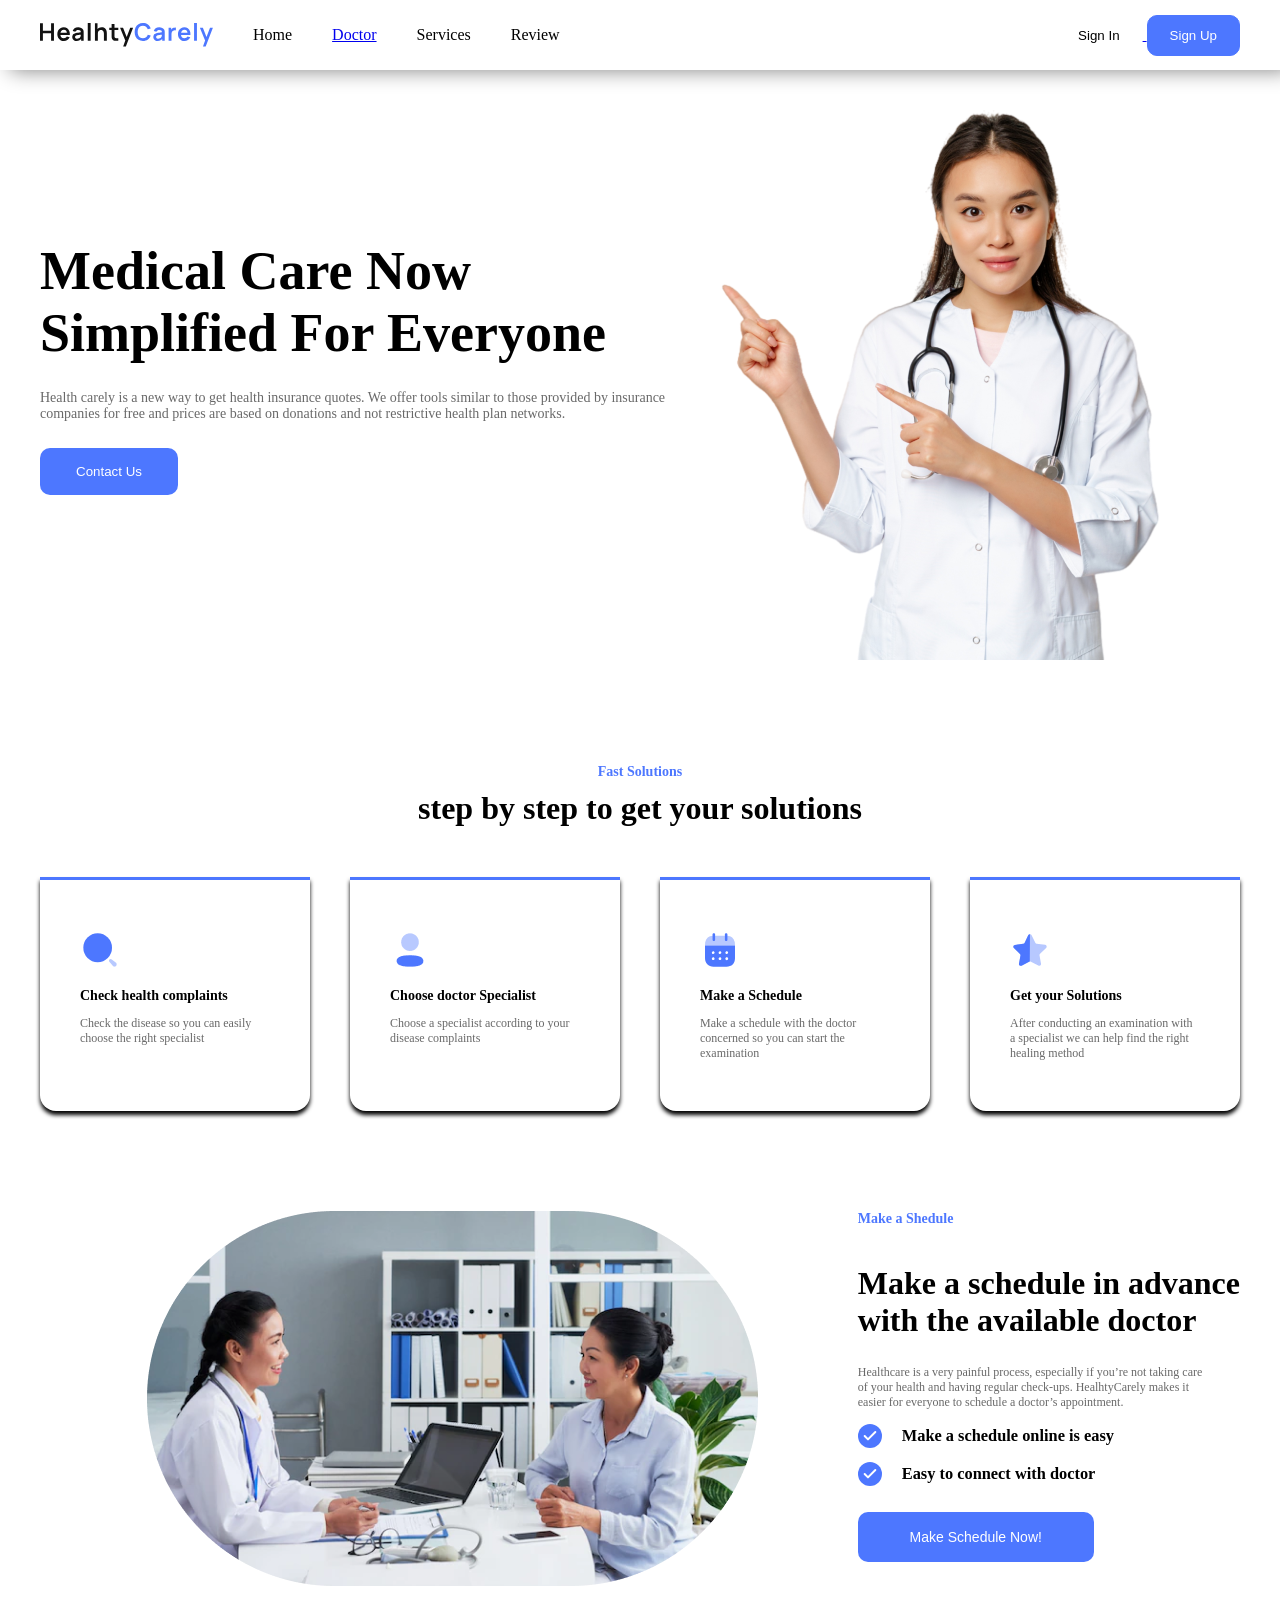
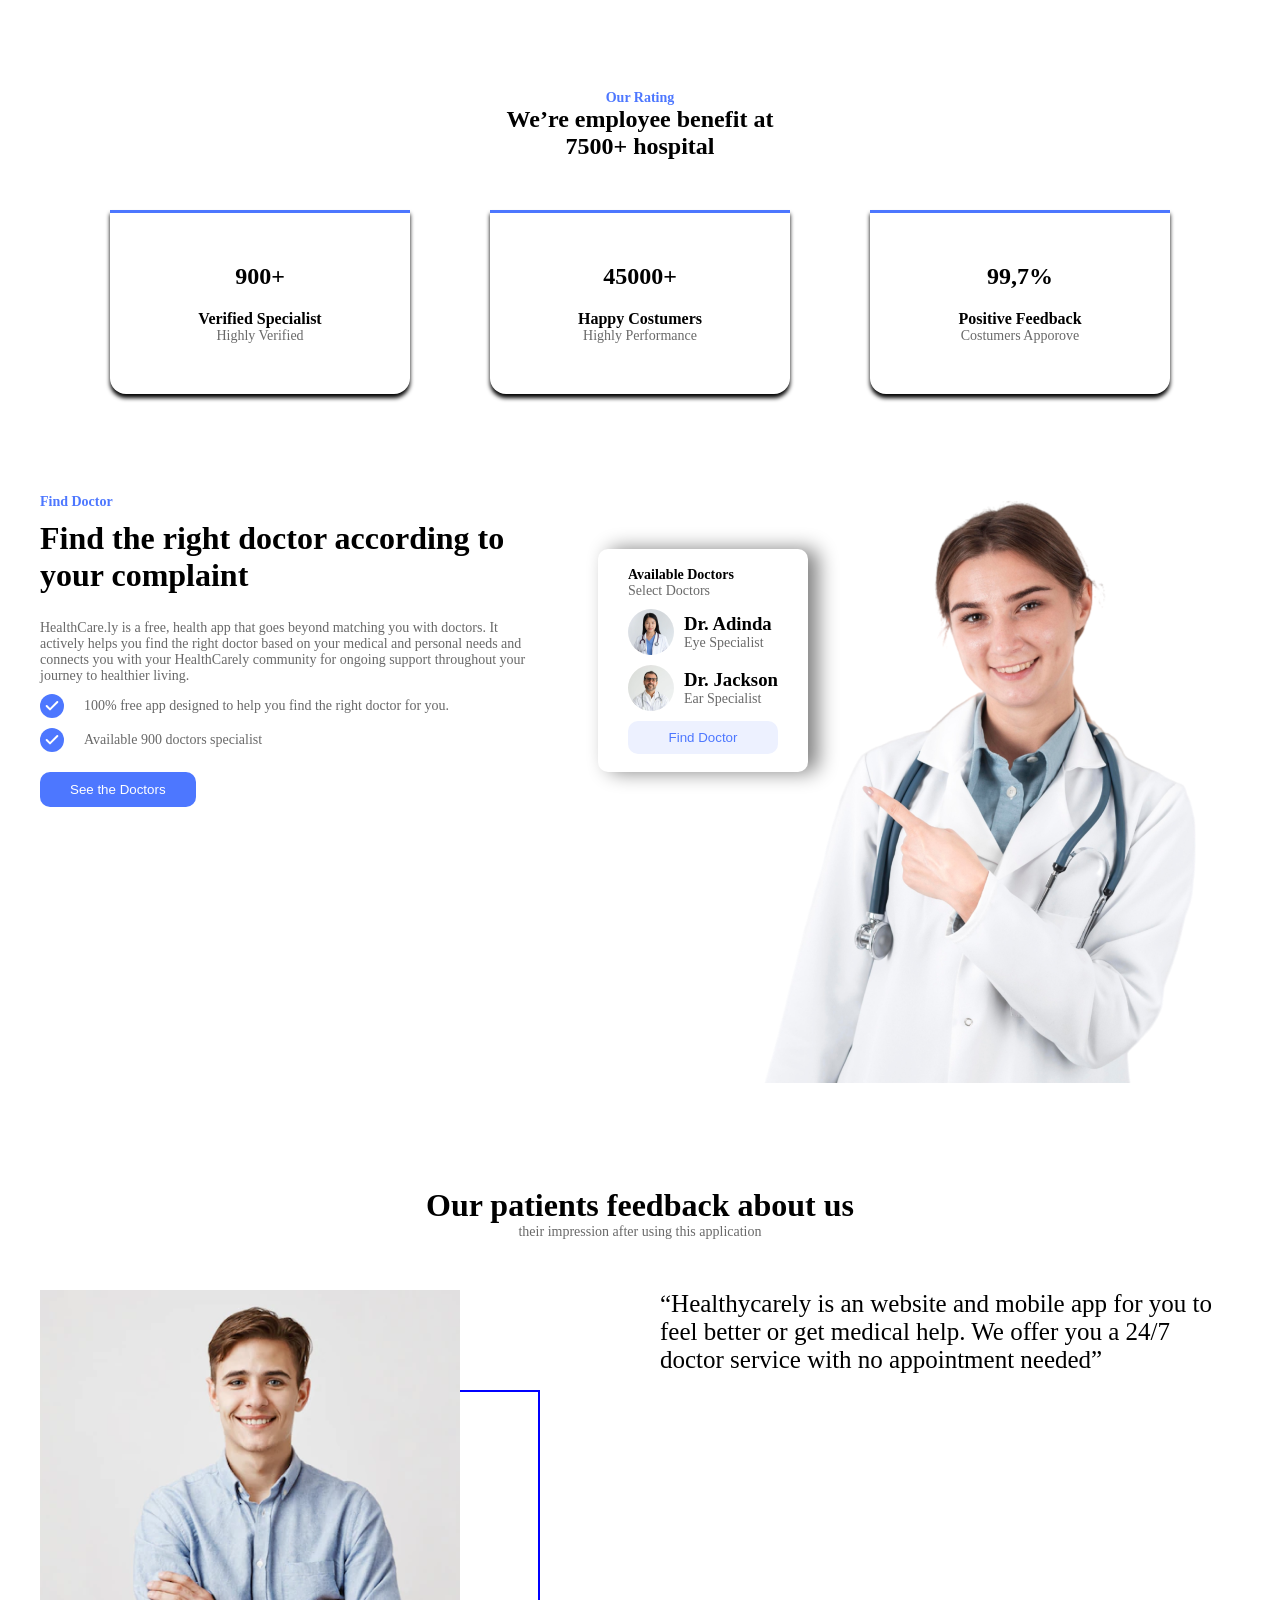
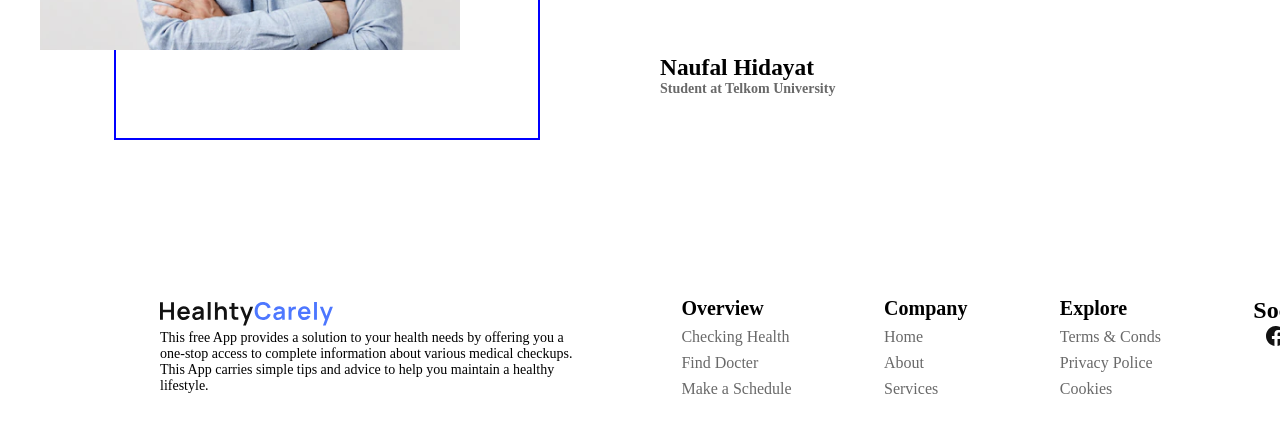
<file: Index.Html>
<!DOCTYPE html>
<html lang="en">
<head>
    <meta charset="UTF-8">
    <meta name="viewport"
     content="width=device-width, initial-scale=1.0">
    <title>Medical</title>
    <link rel="icon" href="./IMG/favicon.png" type="image/png">
    <link rel="stylesheet" href="./style.CSS">
    <link rel="preconnect" href="https://fonts.googleapis.com">
<link rel="preconnect" href="https://fonts.gstatic.com" crossorigin>
<link href="https://fonts.googleapis.com/css2?family=Manrope:wght@200..800&display=swap" rel="stylesheet">
</head>
<body>
    <header>
        <div class="container">
            <div class="cup">
                <div class="logo-nav">
                    <img src="./IMG/HealhtyCarely.svg" alt="">
                    <nav>
                        
                        <ul class="navigation">
                            <li>Home</li>
                            <a class="n" href="./doctor.html">Doctor</a>
                            <li>Services</li>
                            <li>Review</li>
                        </ul>
                    </nav>
                </div>
                <div class="btns">
                    <a href="./pages/login.html">
                        <button class="sign-in">Sign In</button>
                    </a>
                    <a href="./pages/password.html">
                        <button class="sign-up">Sign Up</button>
                    </a>
                    
                </div>
            </div>
        </div>
    </header>
    <main>
        <section>
            <div class="container">
                <div class="block1">
                    <div class="block1-text">
                        <h1>Medical Care Now
Simplified For Everyone</h1>
                        <p>Health carely is a new way to get health insurance quotes. We offer tools similar to those
provided by insurance companies for free and prices are based on donations and not
restrictive health plan networks.</p>
                        <button class="uni-btn">Contact Us</button>
                    </div>
                    <div class="block1-image">
                        <img src="./IMG/female doctor_fococlipping_removed 1.png" alt="">
                    </div>
                </div>
            </div>
        </section>
        <section>
            <div class="container">
                <div class="block2">
                    <h3 class="block2-firstText">Fast Solutions</h3>
                    <h2 class="block2-SecondText">step by step to get your solutions</h2>
                    <div class="cards">
                        <div class="card">
                            <img src="./IMG/Search.svg" alt="">
                            <h3>Check health complaints</h3>
                            <p>Check the disease so you can
easily choose the right specialist</p>
                        </div>
                           <div class="card">
                            <img src="./IMG/Profile.png" alt="">
                            <h3>Choose doctor Specialist</h3>
                            <p>Choose a specialist according
to your disease complaints</p>
                        </div>
                           <div class="card">
                            <img src="./IMG/Calendar.svg" alt="">
                            <h3>Make a Schedule</h3>
                            <p>Make a schedule with the doctor
concerned so you can start the
examination</p>
                        </div>
                           <div class="card">
                            <img src="./IMG/Star.svg" alt="">
                            <h3>Get your Solutions</h3>
                            <p>After conducting an examination
with a specialist we can help find
the right healing method</p>
                        </div>
                        
                    </div>
                </div>
            </div>
            
        </section>
        <section>
            <div class="container1">
                <div class="text">
                    <h4>Make a Shedule</h4><br>
                    <h1>Make a schedule in advance <br>
with the available doctor</h1>
                    <p>Healthcare is a very painful process, especially if you’re not taking care <br>
of your health and having regular check-ups. HealhtyCarely makes it <br>
easier for everyone to schedule a doctor’s appointment.</p>

                        <div class="tt">
                            <img src="./IMG/Group 3.svg" alt="">
                            <h3>Make a schedule online is easy</h3>
                        </div>
                        <div class="tt">
                            <img src="./IMG/Group 3.svg" alt="">
                            <h3 >Easy to connect with doctor</h3>
                        </div>
                        <button class="ee">Make Schedule Now!</button>
                </div>
                <div>
                        <img src="./IMG/Group 4.png" alt="">
                    </div>
            </div>
            
        </section>
        <section>
            <div class="container2">
                <div class="text-pp">
                    <h5 class="cc">Our Rating</h5>
                    <h1>We’re employee benefit at <br>
7500+ hospital </h1>
<div class="cards1">
    <div class="card1">
        <h1>900+</h1>
        <h4>Verified Specialist</h4>
        <p>Highly Verified</p>
    </div><div class="card1">
        <h1>45000+</h1>
        <h4>Happy Costumers</h4>
        <p>Highly Performance</p>
    </div><div class="card1">
        <h1>99,7%</h1>
        <h4>Positive Feedback</h4>
        <p>Costumers Apporove</p>
    </div>
</div>
                </div>
            </div>
        </section>
        <section>
          <div class="container3">
            <div class="block6">
                <div class="block6-text">
                    <h3>Find Doctor</h3>
                    <h2>Find the right doctor according
to your complaint</h2>
<p>HealthCare.ly is a free, health app that goes beyond matching you with doctors.
It actively helps you find the right doctor based on your medical and personal
needs and connects you with your HealthCarely community for ongoing
support throughout your journey to healthier living.</p>
<div class="text-flex">
    <img src="./IMG/Group 3.svg" alt="">
    <p>100% free app designed to help you find the right doctor for you. </p>
</div>
<div class="text-flex">
    <img src="./IMG/Group 3.svg" alt="">
    <p>Available 900 doctors specialist</p>
</div>
<button class="btn">See the Doctors</button>
                </div>
                <div class="block6-img">
                    <img src="./IMG/female-doctor_fococlipping_removed 1.png" alt="">
                </div>
                <div class="block6-pos">
                    <h3 class="a">Available Doctors</h3>
                    <p class="b">Select Doctors</p>
                    <div class="doc">
                        <img src="./IMG/Mask group.svg" alt="">
                        <div>
                            <h3>Dr. Adinda</h3>
                            <p>Eye Specialist</p>
                        </div>
                    </div>
                    <div class="doc">
                        <img src="./IMG/Mask group (2).svg" alt="">
                        <div>
                            <h3>Dr. Jackson</h3>
                            <p>Ear Specialist</p>
                        </div>
                    </div>
                    <button class="find-btn">Find Doctor</button>
                </div>
                </div>
                
        </section>
        <section>
            <div class="container4">
                <div class="block7-text">
                        <h2>Our patients feedback about us</h2>
                        <p>their impression after using this application</p>
                    </div>
                <div class="block7">
                    <div class="block7-vv">
                        <p>“Healthycarely is an website and mobile app
for you to feel better or get medical help.
We offer you a 24/7 doctor service with no
appointment needed”</p>
                    </div>
                    
                    <div class="block7-img">
                        <img src="./IMG/image 4.png" alt="">
                    </div>
                    <div class="box"></div>
                    </div>
                    <div class="ss">
                        <h3>Naufal Hidayat</h3>
                        <p>Student at Telkom University</p>
                    </div>
                </div>
            </div>
                
        </section>
    </main>
    <footer>
        <div class="container10">
            <div class="bob" >
                <img class="naru" src="./IMG/HealhtyCarely.svg" alt="">
                <p>This free App provides a solution to your health needs by offering
you a one-stop access to complete information about various
medical checkups. This App carries simple tips and advice to
help you maintain a healthy lifestyle.</p>
            </div>
            <div class="wid1">
                    <h2>Overview</h2>
                    <p>Checking Health</p>
                    <p>Find Docter</p>
                    <p>Make a Schedule</p>
                </div>
                 <div class="wid1">
                    <h2>Company</h2>
                    <p>Home</p>
                    <p>About</p>
                    <p>Services</p>
                </div> <div class="wid1">
                    <h2>Explore</h2>
                    <p>Terms & Conds</p>
                    <p>Privacy Police</p>
                    <p>Cookies</p>
                </div>
                 <div class="wid4">
                    <h2>Social Media</h2>
                    <div class="wid4-img">
                        <img src="./IMG/facebook.svg" alt=""> 
                   <img src="./IMG/instagram.svg" alt="">
                   <img src="./IMG/coolicon.svg" alt=""> 
                    </div>
                  
                </div>
                
                
        
        </div>
    </footer>
</body>
</html>
</file>
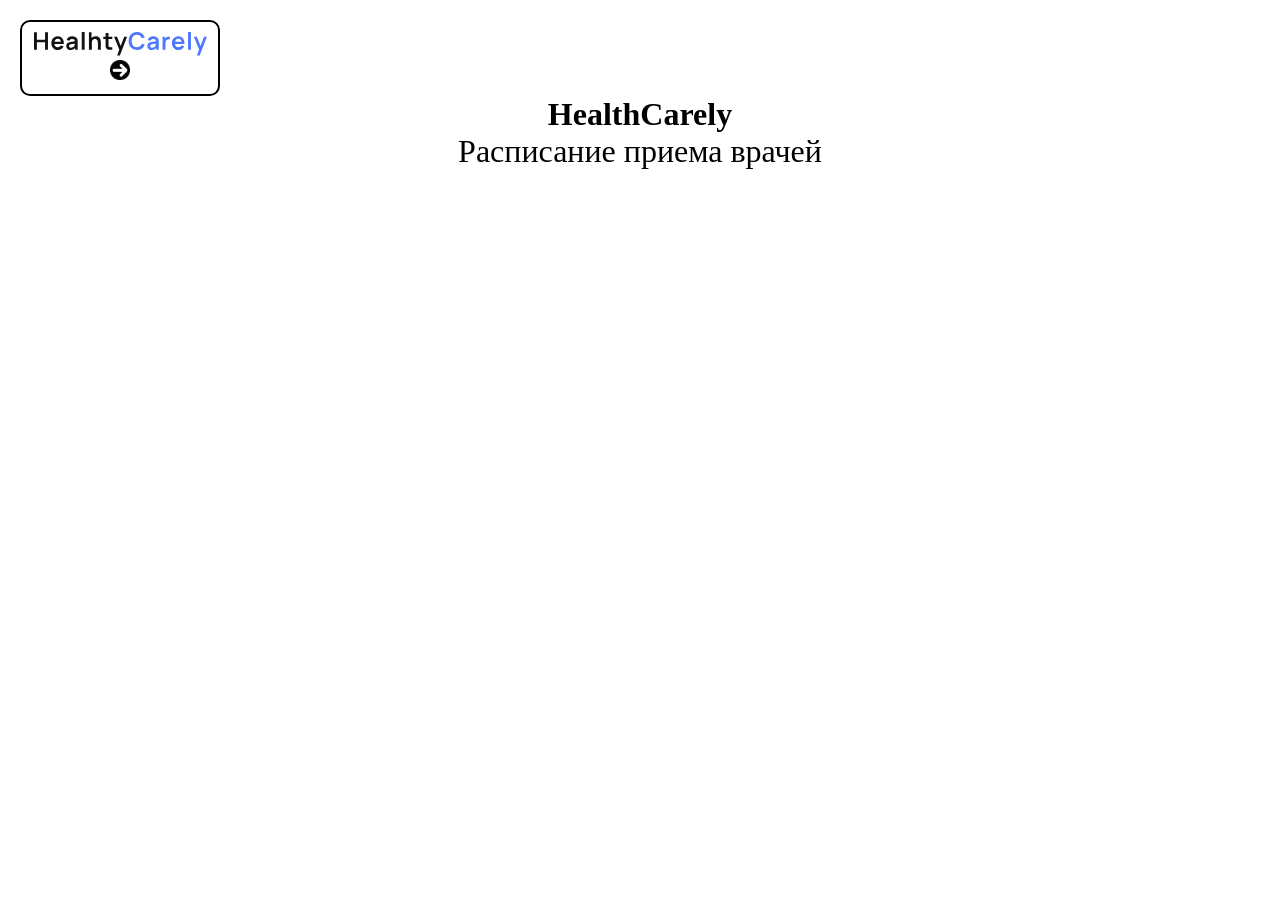
<file: doctor.html>
<!DOCTYPE html>
<html lang="en">
<head><div class="contaner"></div>
    <meta charset="UTF-8">
    <meta name="viewport" content="width=device-width, initial-scale=1.0">
    <title>Document</title><link rel="stylesheet" href="./style.CSS">
</head>
<body>
    <div class="cobtaner">
        <div class="doctor-img">
            <img src="./IMG/HealhtyCarely.svg" alt="">
            <a href="./Index.Html">
                <img src="./IMG/Без.png" alt=""
                width="20px">
            </a>
        </div>
        <div class="doctor-text">
            <h1>HealthCarely</h1>
            <h3>Расписание приема врачей</h3>
        </div>
        
    </div>
</body>
</html>
</file>
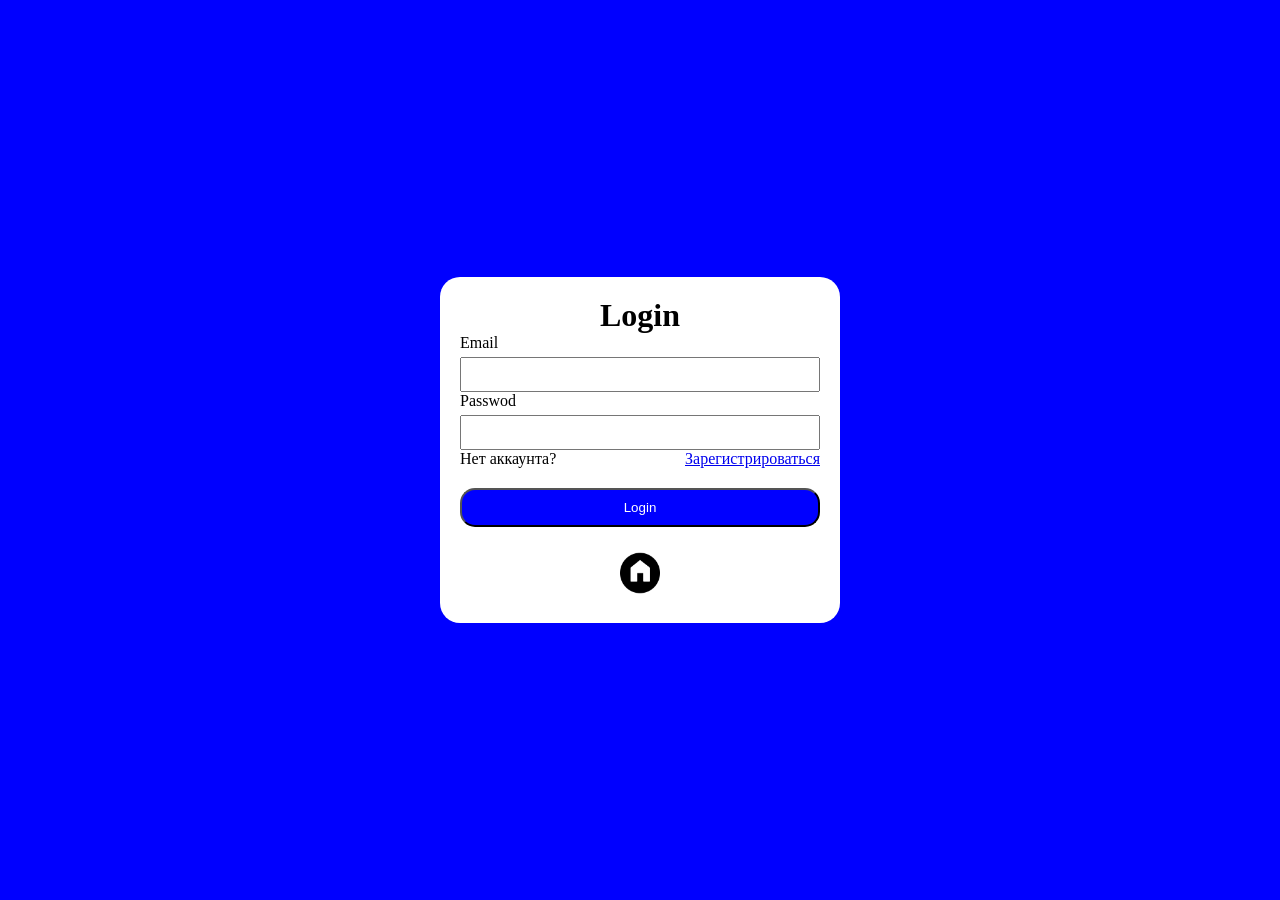
<file: pages/login.html>
<!DOCTYPE html>
<html lang="en">
<head>
    <meta charset="UTF-8">
    <meta name="viewport" content="width=device-width, initial-scale=1.0">
    <title>Document</title><link rel="stylesheet" href="../style.CSS">
</head>
<body class="login-bg">
    <div class="form">
        <h1 clasas="login-title">Login</h1>
        <form>
            <label>
                Email
                <input type="email">
            </label>
            <label>
                Passwod
                <input type="password">
            </label>
            <div class="not-akk">
                <p>Нет аккаунта?</p>
                <a href="./password.html">Зарегистрироваться</a>
            </div>
            <button class="p">Login</button>
            <div class="ll">
                <a href="../Index.Html">
                   <img src="../IMG/home-icon-png-31.png" alt=""
                width="40px"> 
                </a>
                
            </div>
        </form>
    </div>
</body>
</html>
</file>
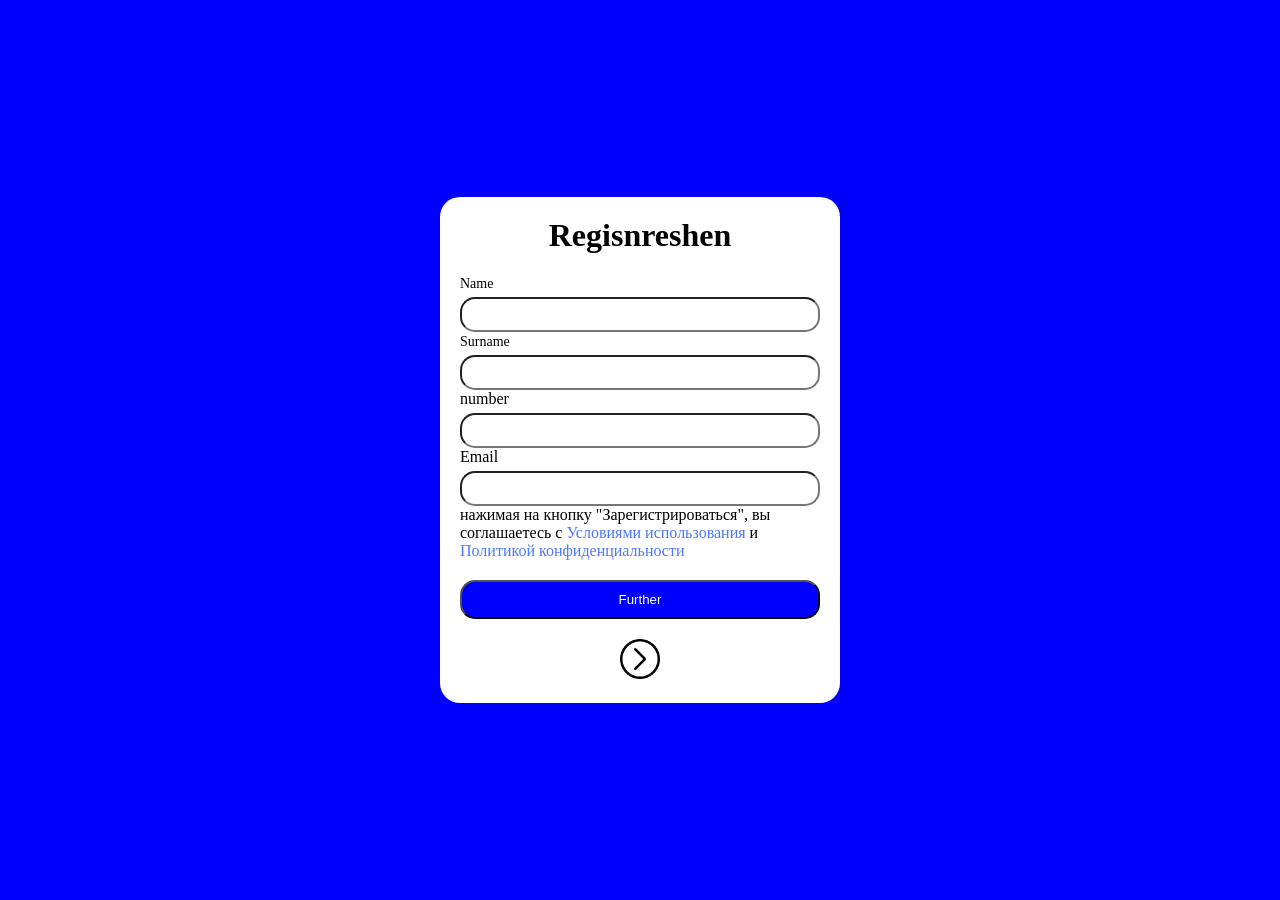
<file: pages/password.html>
<!DOCTYPE html>
<html lang="en">
<head>
    <meta charset="UTF-8">
    <meta name="viewport" content="width=device-width, initial-scale=1.0">
    <title>Document</title><link rel="stylesheet" href="../style.CSS">
</head>
<body class="uu">
    <div class="kk">
        <h1 class="k">Regisnreshen</h1>
        <form>
            <label class="z">
                Name
                <input class="qw" type="name">
            </label>
            <label class="x">
                Surname
                <input class="qw" type="surname">
            </label>
            <label>
                number
                <input class="qw" type="number">
            </label>
            <label>
                Email
                <input class="qw" type="email">
            </label>

            <div>
                <label>
                    нажимая на кнопку "Зарегистрироваться",
                    вы соглашаетесь с <span class="nm">Условиями использования</span> и <span class="nm">Политикой конфиденциальности</span>
                </label>
            </div>
                <button class="p">Further</button>
                <div class="h">
                    <a href="../Index.Html">
                        <img src="../IMG/right-arrow-circular-outlined-button_icon-icons.com_73175.webp" alt="" 
                        width="40px">
                    </a>
                </div>
            </div>
        </form>
    </div>
    
</body>
</html>
</file>
<file: style.CSS>
* {
    box-sizing: border-box;
    margin: 0;
    padding: 0;
}

.container {
    width: 1200px;
    margin: 0 auto;
}

header {
    box-shadow: 10px 0px 20px gray;
}

.cup {
    display: flex;
    justify-content: space-between;
    align-items: center;
    height: 70px;
}

.logo-nav {
    display: flex;
    align-items: center;
}

.navigation {
    display: flex;
    align-items: center;
    gap: 40px;
    margin-left: 40px;
}

.navigation li {
    list-style: none;
}

.sign-up {
    padding: 12px 22px;
    background-color: #4D77FF;
    border: 1px solid #4D77FF;
    border-radius: 10px;
    color: white;
}

.sign-in {
    padding: 12px 22px;
    background-color: white;
    border: 1px solid white;
    border-radius: 10px;
    color: black;
}

.sign-in:hover {
    color: white;
    background-color: #4D77FF;;
    cursor: pointer;
}

.block1 {
    display: flex;
    align-items: center;
}

.block1-text h1 {
    font-size: 54px;
    font-weight: 700;
}

.block1-text p {
    font-size: 14px;
    color: #696969;
    font-weight: 400;
    margin: 26px 0;
}

.uni-btn {
    background-color: #4D77FF;
    color: white;
    padding: 16px 36px;
    border: none;
    border-radius: 10px;
}

.block2 {
    margin-top: 100px;
}

.block2-firstText {
    color: #4D77FF;
    font-size: 14px;
    font-weight: 700;
    text-align: center;
    margin-bottom: 10px;
}

.block2-SecondText {
    font-weight: 700;
    font-size: 32px;
    text-align: center;
}

.cards {
    display: flex;
    justify-content: space-between;
    gap: 40px;
    margin-top: 50px;
}

.card {
    width: 300px;
    padding: 50px 40px; 
    border-top: 3px solid #4D77FF;
    box-shadow: 0px 4px 4px 0px black;
    border-radius: 0 0 16px 16px;
}

.card h3 {
    font-weight: 700;
    font-size: 14px;
    margin: 14px 0 12px 0;
}

.card p {
    font-weight: 400;
    font-size: 12px;
    color: #696969;
}

.container1 {
    width: 1200px;
    margin: 0 auto;
    margin-top: 100px;
    display: flex;
    flex-direction: row-reverse;    
}

.text {
    margin-left: 100px;
}

.text h4 {
    font-weight: 700;
    font-size: 14px;
    color: #4D77FF;
    gap: 50px;
}

.text h1 {
    font-weight: 700;
    font-size: 32px;
    margin-top: 20px;
}

.text p {
   font-weight: 500;
    font-size: 12px;
    color: #696969;
    margin-top: 26px; 
}

.tt {
    display: flex;
    align-items: center;
    gap: 20px;
    font-weight: 600;
    font-size: 14px;
    margin-top: 14px
}

.ee {
    font-weight: 500;
    font-size: 14px;
    height: 50px;
    width: 236px;
    color: white;
    border: none;
    border-radius: 10px;
    margin-top: 26px;
    background-color: #4D77FF;
}

.container2 {
    width: 1200px;
    margin: 0 auto;
    margin-top: 100px;
}

.text-pp {
text-align: center;
}

.cc {
    font-weight: 700;
    font-size: 14px;
    color: #4D77FF;
}

.cards1 {
    margin-top: 50px;
    gap: 10px;
    display: flex;
    justify-content: space-evenly;
}

.card1 {
     width: 300px;
    padding: 50px 20px; 
    border-top: 3px solid #4D77FF;
    box-shadow: 0px 4px 4px 0px black;
    border-radius: 0 0 16px 16px;
}

.card1 h4 {
    margin-top: 20px;
}

.card1 p {
    color: #696969;
    font-weight: 400;
    font-size: 14px;
}

.container3 {
    width: 1200px;
    margin: 0 auto;
    margin-top: 100px;
}

.block6 {
    display: flex;
    justify-content: space-between;
    position: relative;
}

.block6-text {
    width: 500px;
}

.block6-text h3 {
    color: #4D77FF;
    font-weight: 700;
    font-size: 14px;
}

.block6-text h2 {
    font-size: 32px;
    font-weight: 700;
    margin: 10px 0 26px;
}

.block6 p {
    color: #696969;
    font-size: 14px;
    font-weight: 400;
}

.text-flex {
    display: flex;
    align-items: center;
    gap: 20px;
    margin-top: 10px;
}

.btn {
    background-color: #4D77FF;
    border: none;
    color: white;
    border-radius: 10px;
    padding: 10px 30px;
    margin-top: 20px;
}

.block6-pos {
    width: 210px;
    padding: 18px 30px;
    box-shadow: 10px 0px 20px gray;
    border-radius: 10px;
    position: absolute;
    top: 55px;
    right: 432px;
}

.a {
    font-size: 14px;
    font-weight: 700;
}

.b {
    font-size: 12px;
    font-weight: 400px;
    color: #696969;
}

.doc {
    display: flex;
    align-items: center;
    gap: 10px;
    margin-top: 10px;
}

.find-btn {
    background-color: #EDF1FF;
    color: #4D77FF;
    padding: 9px;
    width: 100%;
    border: none;
    border-radius: 10px;
    margin-top: 10px;
}

.container4 {
    width: 1200px;
    margin: 0 auto;
    margin-top: 100px;
}

.block7 {
    display: flex;
    flex-direction: row-reverse;
    position: relative;
}

.block7-text {
    margin-bottom: 50px;
    text-align: center;
}

.block7-text h2 {
    text-align: center;
    font-size: 32px;
    font-weight: 700;
}

.block7-text p {
    font-weight: 400;
    font-size: 14px;
    text-align: center;
    color: #696969;
}

.block7-vv {
    font-weight: 400;
    font-size: 25px;
}

.ss {
    font-weight: 700;
    font-size: 20px;
    margin-left: 620px;
}

.ss p {
    font-weight: 700;
    font-size: 14px;
    color: #696969;
}

.block7-img {
    z-index: 100;
    margin-right: 200px;
}

.box {
    width: 426px;
    height: 350px;
    border: 2px solid blue;
    position: absolute;
    top: 100px;
    right: 700px;
}





.login-bg {
    background-color: blue;
    display: flex;
    justify-content: center;
    align-items: center;
    height: 100vh;
}

.form{
    width: 400px;
    background-color: white;
    padding: 20px;
    border-radius: 20px;
}

.form h1 {
    text-align: center;
}

.login-title  {
    margin-bottom: 10px;
}

input {
    width: 100%;
    padding: 8px;
    outline: none;
    margin-top: 5px;
}

.p {
    width: 100%;
    padding: 10px;
    margin-top: 20px;
    background-color: blue;
    color: white;
    border-radius: 15px;
}

.not-akk {
    display: flex;
    justify-content: space-between;
}

.ll {
    text-align: center;
    margin-top: 20px;
    cursor: pointer;
}






.h {
    text-align: center;
    margin-top: 20px;
    cursor: pointer;
}

.k {
   text-align: center;
    margin-bottom: 20px; 
}

.uu {
    background-color: blue;
    display: flex;
    justify-content: center;
    align-items: center;
    height: 100vh;
}

.kk {
    border-radius: 20px;
    width: 400px;
    background-color: white;
    padding: 20px;
}

.z {
    font-weight: 400;
    font-size: 14px ;
}

.qw {
    border-radius: 15px;
}

.nm {
    color: #4D77FF;
}


.x {
    font-weight: 400;
    font-size: 14px ;
}

.q {
   display: flex; 
   justify-content: center;
   cursor: pointer;
   font-size: 18px;
}

.q input {
    display: none;
}



.contaner {
    width: 1200px ;
    margin: 0 auto;
} 
.doctor-img {
    margin-top: 20px;
    margin-left: 20px;
    border: 2px solid black;
    width: 200px;
    border-radius: 10px; 
    text-align: center;
    padding: 10px;
}
.doctor-text {
   text-align: center;
}
.doctor-text h1 {
    font-weight: 800;
    font-size: 32px;
}
.doctor-text h3 {
    font-size: 32px;
    font-weight: 500;
}

.container10 {
    display: flex;
    justify-content: space-between;
    margin-top: 200px;
    margin-left: 160px;
    width: 1226px;
    height: 111px;
}

.bob {
    width: 429px;
    height: 125px;
}

.bob p {
    font-weight: 400;
    font-size: 14px;
}
.naru {
    margin-top: 5px;
}

.wid1 h2 {
    font-size: 20px;
    font-weight: 700;
}

.wid1  p {
    margin-top: 8px;
    color: #696969;
}

.wid4-img {
    display: flex;
    justify-content: space-around;
}
</file>
